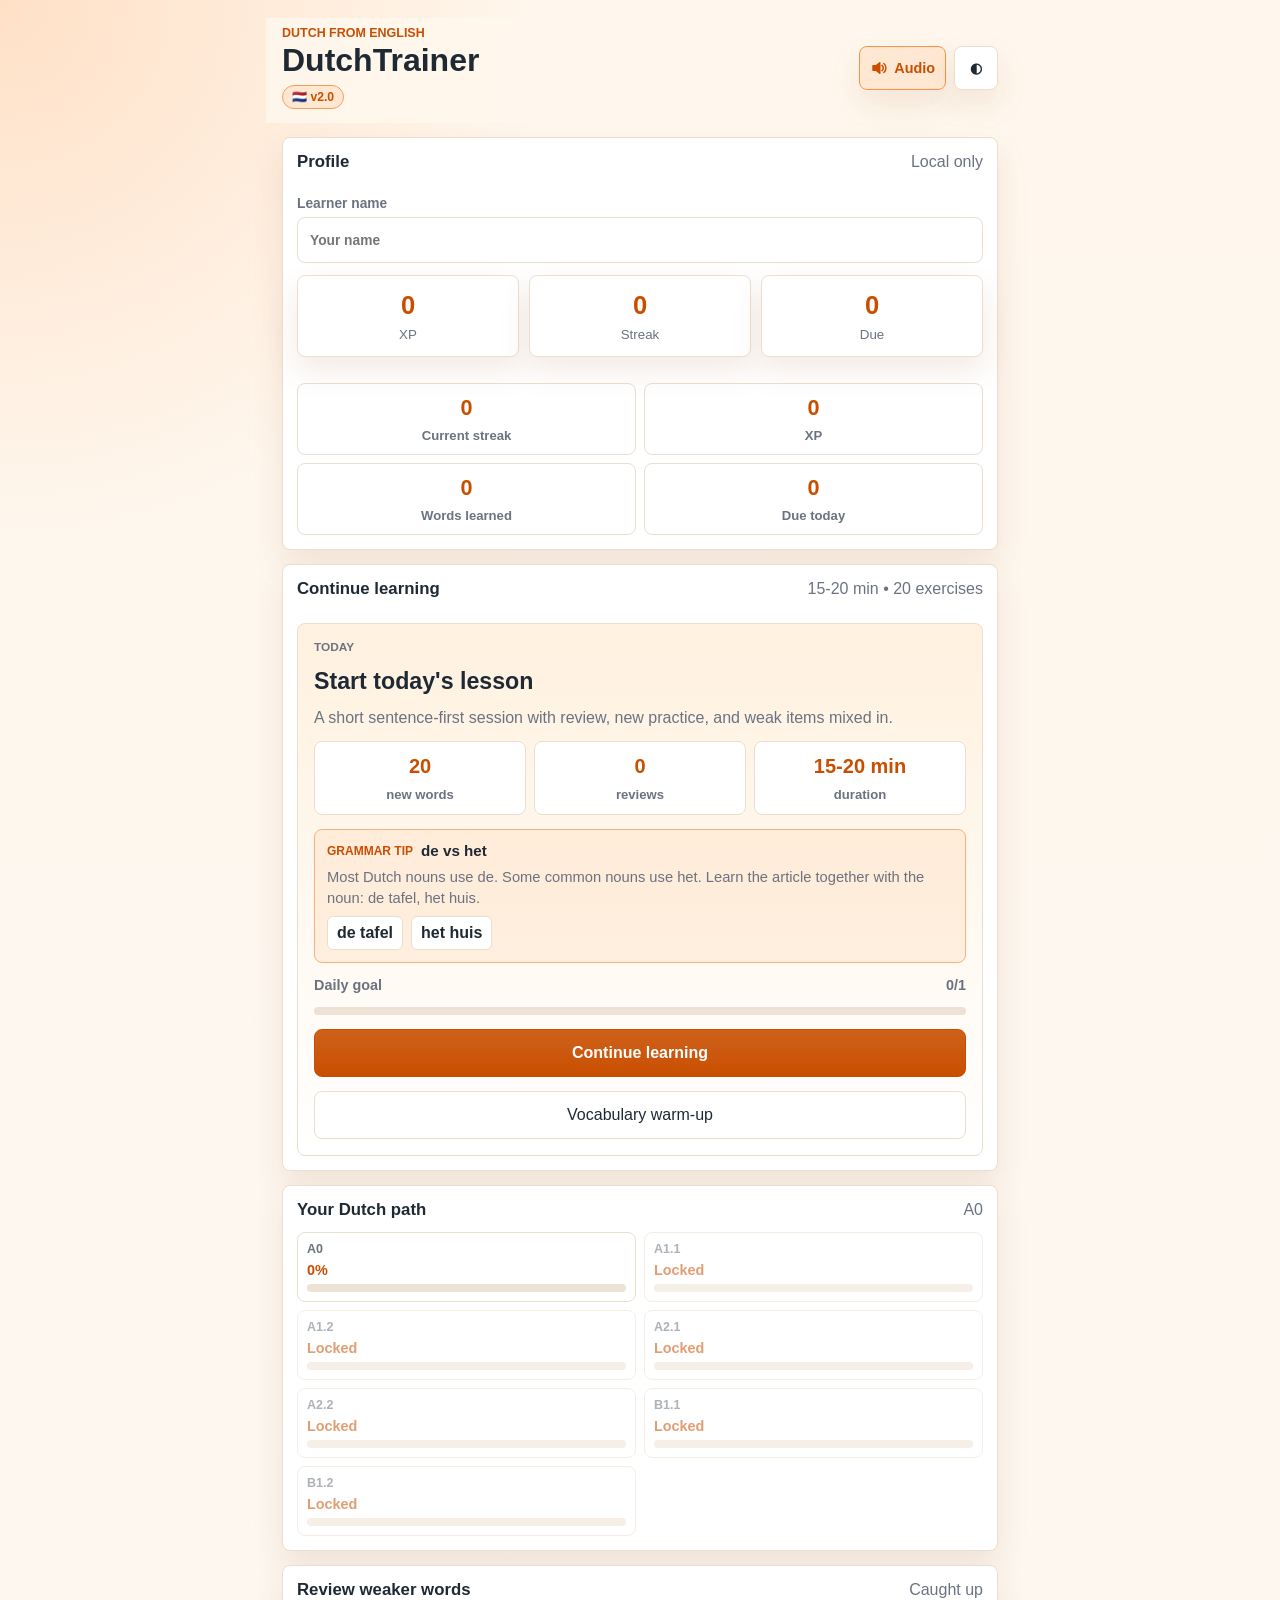
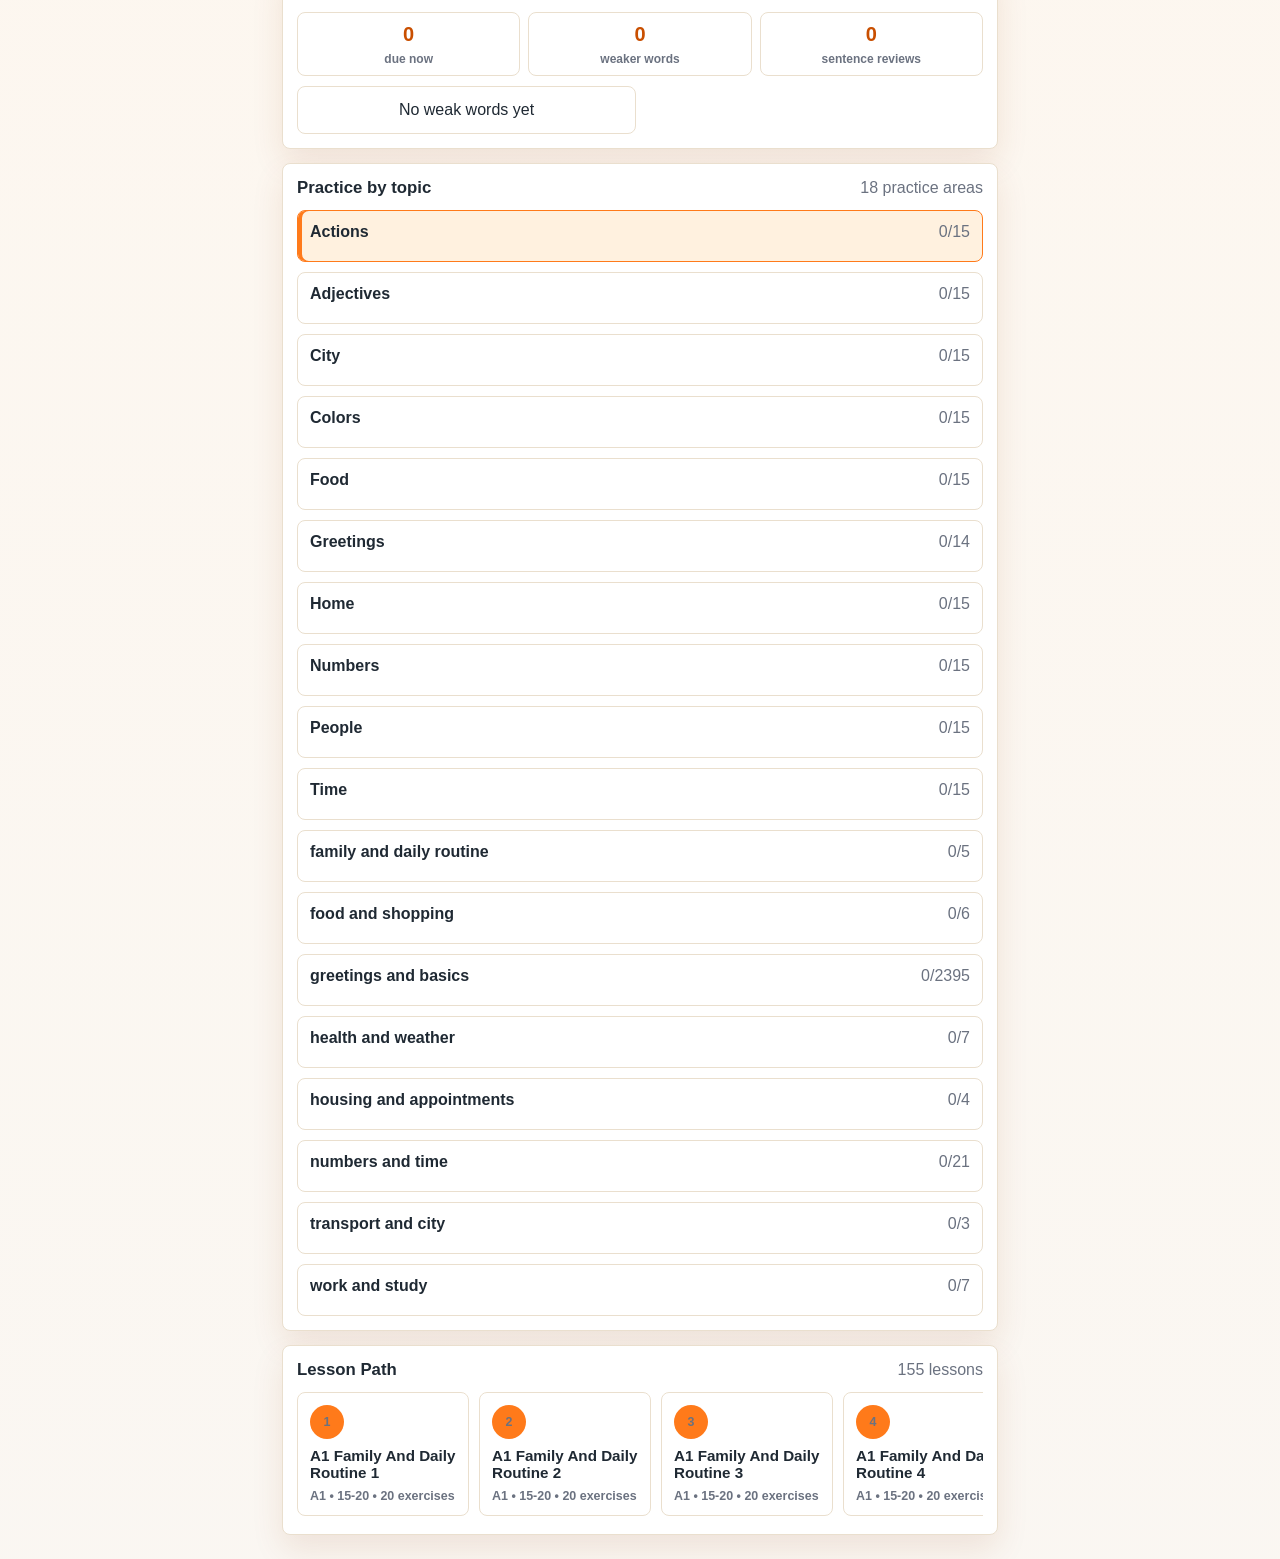
<file: index.html>
<!doctype html>
<html lang="en">
  <head>
    <meta charset="utf-8">
    <meta name="viewport" content="width=device-width, initial-scale=1, viewport-fit=cover">
    <meta name="theme-color" content="#ff7a1a">
    <meta name="apple-mobile-web-app-capable" content="yes">
    <meta name="apple-mobile-web-app-status-bar-style" content="black-translucent">
    <meta name="apple-mobile-web-app-title" content="DutchTrainer">
    <title>DutchTrainer</title>
    <link rel="manifest" href="manifest.webmanifest">
    <link rel="apple-touch-icon" href="icons/apple-touch-icon.png">
    <link rel="icon" href="icons/icon.svg" type="image/svg+xml">
    <link rel="stylesheet" href="styles.css">
  </head>
  <body>
    <div id="app" class="app-shell">
      <header class="topbar">
        <div>
          <p class="eyebrow">Dutch from English</p>
          <h1>DutchTrainer</h1>
          <p id="contentModeBadge" class="mode-badge">Live content</p>
        </div>
        <div class="header-actions">
          <button id="soundToggle" class="icon-button audio-toggle" type="button" aria-label="Turn audio off"></button>
          <button id="themeToggle" class="icon-button" type="button" aria-label="Toggle dark mode">◐</button>
        </div>
      </header>

      <main>
        <section class="panel profile-panel">
          <div class="section-title">
            <h2>Profile</h2>
            <span>Local only</span>
          </div>
          <label class="profile-name">
            <span>Learner name</span>
            <input id="learnerNameInput" autocomplete="name" placeholder="Your name">
          </label>
          <div class="stats-grid" aria-label="Learning stats">
            <article class="stat-card">
              <span id="xpValue">0</span>
              <small>XP</small>
            </article>
            <article class="stat-card">
              <span id="streakValue">0</span>
              <small>Streak</small>
            </article>
            <article class="stat-card">
              <span id="dueValue">0</span>
              <small>Due</small>
            </article>
          </div>
          <div class="profile-grid">
            <article>
              <strong id="profileStreak">0</strong>
              <span>Current streak</span>
            </article>
            <article>
              <strong id="profileXp">0</strong>
              <span>XP</span>
            </article>
            <article>
              <strong id="profileWords">0</strong>
              <span>Words learned</span>
            </article>
            <article>
              <strong id="profileDue">0</strong>
              <span>Due today</span>
            </article>
          </div>
        </section>

        <section class="panel practice-panel">
          <div class="section-title">
            <h2 id="practiceTitle">Practice</h2>
            <span id="practiceMeta">Choose a topic</span>
          </div>

          <div id="exerciseArea" class="exercise-area"></div>
        </section>

        <section class="panel cefr-panel">
          <div class="section-title">
            <h2>Your Dutch path</h2>
            <span id="cefrCurrent">A0</span>
          </div>
          <div id="cefrProgress" class="cefr-progress"></div>
        </section>

        <section class="panel review-panel">
          <div class="section-title">
            <h2>Review weaker words</h2>
            <span id="reviewSummaryMeta">Ready</span>
          </div>
          <div id="reviewSummary" class="review-summary"></div>
        </section>

        <section class="panel vocab-panel" hidden>
          <div class="section-title">
            <h2>Vocabulary</h2>
            <span id="vocabCount">Words</span>
          </div>
          <div id="vocabPractice" class="vocab-practice"></div>
        </section>

        <section class="panel">
          <div class="section-title">
            <h2>Practice by topic</h2>
            <span id="topicCount">Loading</span>
          </div>
          <div id="topicList" class="topic-list"></div>
        </section>

        <section class="panel path-panel">
          <div class="section-title">
            <h2>Lesson Path</h2>
            <span id="pathCount">Preview path</span>
          </div>
          <div id="lessonPath" class="lesson-path"></div>
        </section>
      </main>
    </div>

    <script src="app.js?v=25" type="module"></script>
  </body>
</html>
</file>
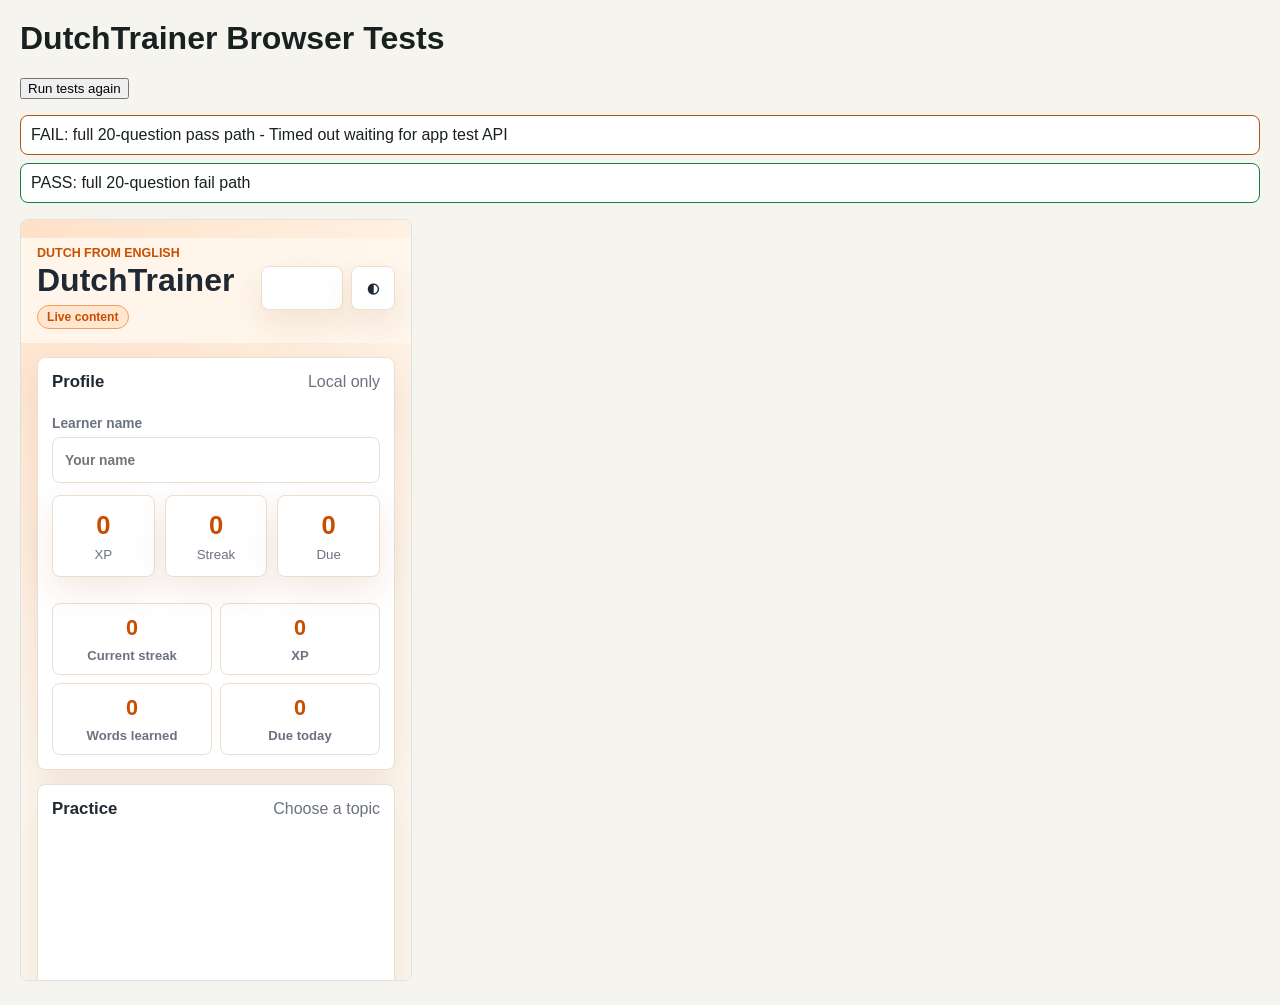
<file: tests/browser-tests.html>
<!doctype html>
<html lang="en">
  <head>
    <meta charset="utf-8">
    <meta name="viewport" content="width=device-width, initial-scale=1">
    <title>DutchTrainer Browser Tests</title>
    <style>
      body {
        margin: 0;
        padding: 20px;
        font-family: -apple-system, BlinkMacSystemFont, "Segoe UI", sans-serif;
        background: #f6f4ef;
        color: #18211f;
      }

      h1 {
        margin-top: 0;
      }

      #results {
        display: grid;
        gap: 8px;
        margin: 16px 0;
      }

      .result {
        border: 1px solid #dbe2df;
        border-radius: 8px;
        background: #fff;
        padding: 10px;
      }

      .pass {
        border-color: #15803d;
      }

      .fail {
        border-color: #b45309;
      }

      iframe {
        width: 390px;
        max-width: 100%;
        height: 760px;
        border: 1px solid #dbe2df;
        border-radius: 8px;
        background: #fff;
      }
    </style>
  </head>
  <body>
    <h1>DutchTrainer Browser Tests</h1>
    <button id="runAgain" type="button">Run tests again</button>
    <div id="results"></div>
    <iframe id="appFrame" title="DutchTrainer test app"></iframe>
    <script src="browser-tests.js"></script>
  </body>
</html>
</file>
<file: styles.css>
:root {
  color-scheme: light;
  --bg: #fff7ed;
  --surface: #ffffff;
  --surface-2: #fff1df;
  --surface-3: #eef6ff;
  --text: #1f2933;
  --muted: #6b7280;
  --line: #eadfce;
  --primary: #ff7a1a;
  --primary-strong: #c94f00;
  --accent: #1d4ed8;
  --flag-red: #ae1c28;
  --flag-blue: #21468b;
  --good: #128a42;
  --good-bg: #e8f8ee;
  --bad: #dc2626;
  --bad-bg: #fee2e2;
  --disabled: #9ca3af;
  --warn: #b45309;
  --shadow: 0 14px 32px rgba(146, 64, 14, 0.11);
}

[data-theme="dark"] {
  color-scheme: dark;
  --bg: #111827;
  --surface: #1f2937;
  --surface-2: #2a2118;
  --surface-3: #17223a;
  --text: #f3f4f6;
  --muted: #b6c2bd;
  --line: #34423f;
  --primary: #fb923c;
  --primary-strong: #fb923c;
  --accent: #93c5fd;
  --flag-red: #f87171;
  --flag-blue: #93c5fd;
  --good: #86efac;
  --good-bg: #143523;
  --bad: #fca5a5;
  --bad-bg: #3a1717;
  --disabled: #6b7280;
  --warn: #fcd34d;
  --shadow: 0 12px 28px rgba(0, 0, 0, 0.25);
}

* {
  box-sizing: border-box;
}

body {
  margin: 0;
  min-height: 100vh;
  background:
    radial-gradient(circle at top left, color-mix(in srgb, var(--primary), transparent 82%), transparent 34rem),
    linear-gradient(180deg, var(--bg), color-mix(in srgb, var(--surface-3), var(--bg) 72%));
  color: var(--text);
  font-family: -apple-system, BlinkMacSystemFont, "Segoe UI", sans-serif;
}

button,
input {
  font: inherit;
}

button {
  -webkit-tap-highlight-color: transparent;
}

.app-shell {
  width: min(100%, 760px);
  min-height: 100vh;
  margin: 0 auto;
  padding: max(18px, env(safe-area-inset-top)) 16px max(24px, env(safe-area-inset-bottom));
}

.topbar {
  display: flex;
  align-items: center;
  justify-content: space-between;
  gap: 16px;
  position: sticky;
  top: 0;
  z-index: 5;
  margin: 0 -16px;
  padding: max(8px, env(safe-area-inset-top)) 16px 14px;
  background: color-mix(in srgb, var(--bg), transparent 9%);
  backdrop-filter: blur(16px);
}

.header-actions {
  display: flex;
  gap: 8px;
}

.eyebrow {
  margin: 0 0 2px;
  color: var(--primary-strong);
  font-size: 0.78rem;
  font-weight: 800;
  text-transform: uppercase;
}

.mode-badge {
  display: inline-flex;
  align-items: center;
  min-height: 24px;
  margin-top: 6px;
  border: 1px solid color-mix(in srgb, var(--primary), var(--line) 35%);
  border-radius: 999px;
  background: color-mix(in srgb, var(--primary), transparent 88%);
  color: var(--primary-strong);
  padding: 2px 9px;
  font-size: 0.76rem;
  font-weight: 850;
}

h1,
h2,
p {
  margin: 0;
}

h1 {
  font-size: 2rem;
  letter-spacing: 0;
}

h2 {
  font-size: 1.05rem;
}

.icon-button {
  min-width: 44px;
  height: 44px;
  border: 1px solid var(--line);
  border-radius: 8px;
  background: var(--surface);
  color: var(--text);
  padding: 0 10px;
  box-shadow: var(--shadow);
  font-size: 0.9rem;
  font-weight: 800;
  white-space: nowrap;
}

.audio-toggle {
  display: inline-flex;
  align-items: center;
  justify-content: center;
  gap: 6px;
  min-width: 82px;
  border-color: var(--line);
  color: var(--muted);
}

.audio-toggle.active {
  border-color: color-mix(in srgb, var(--primary), var(--line) 25%);
  background: color-mix(in srgb, var(--primary), transparent 88%);
  color: var(--primary-strong);
}

.audio-icon {
  width: 18px;
  height: 18px;
  fill: none;
  stroke: currentColor;
  stroke-width: 2;
  stroke-linecap: round;
  stroke-linejoin: round;
}

.audio-icon path:first-child {
  fill: currentColor;
  stroke: currentColor;
}

.hero-panel {
  display: grid;
  grid-template-columns: 58px 1fr;
  gap: 14px;
  align-items: center;
  margin-bottom: 14px;
  border: 1px solid var(--line);
  border-radius: 8px;
  background: linear-gradient(135deg, var(--surface), var(--surface-2));
  box-shadow: var(--shadow);
  padding: 14px;
}

.hero-panel h2 {
  margin-bottom: 4px;
  font-size: 1.35rem;
}

.flag-mark {
  overflow: hidden;
  display: grid;
  grid-template-rows: repeat(3, 1fr);
  width: 54px;
  height: 40px;
  border: 2px solid var(--surface);
  border-radius: 8px;
  box-shadow: 0 8px 18px rgba(31, 41, 51, 0.16);
}

.flag-mark span:nth-child(1) {
  background: var(--flag-red);
}

.flag-mark span:nth-child(2) {
  background: #ffffff;
}

.flag-mark span:nth-child(3) {
  background: var(--flag-blue);
}

.stats-grid {
  display: grid;
  grid-template-columns: repeat(3, 1fr);
  gap: 10px;
  margin-bottom: 14px;
}

.stat-card,
.panel {
  border: 1px solid var(--line);
  border-radius: 8px;
  background: var(--surface);
  box-shadow: var(--shadow);
}

.stat-card {
  display: grid;
  gap: 2px;
  min-height: 82px;
  place-items: center;
  padding: 12px 8px;
}

.stat-card span {
  color: var(--primary-strong);
  font-size: 1.6rem;
  font-weight: 850;
}

.stat-card small,
.section-title span,
.progress-label,
.feedback,
.hint {
  color: var(--muted);
}

.panel {
  margin-top: 14px;
  padding: 14px;
}

.panel,
.stat-card,
.topic-button,
.lesson-card,
.prompt-card {
  position: relative;
}

.section-title {
  display: flex;
  align-items: baseline;
  justify-content: space-between;
  gap: 12px;
  margin-bottom: 12px;
}

.topic-list {
  display: grid;
  gap: 10px;
}

.topic-button {
  width: 100%;
  border: 1px solid var(--line);
  border-radius: 8px;
  background: var(--surface);
  color: var(--text);
  padding: 12px;
  text-align: left;
}

.topic-button.active {
  border-color: var(--primary);
  background: var(--surface-2);
  box-shadow: inset 4px 0 0 var(--primary);
}

.topic-row {
  display: flex;
  justify-content: space-between;
  gap: 12px;
  margin-bottom: 8px;
}

.topic-name {
  font-weight: 750;
}

.progress-track {
  overflow: hidden;
  height: 8px;
  border-radius: 99px;
  background: color-mix(in srgb, var(--line), transparent 15%);
}

.progress-fill {
  height: 100%;
  width: 0%;
  border-radius: inherit;
  background: linear-gradient(90deg, var(--primary), var(--flag-red), var(--accent));
}

.exercise-area {
  min-height: 280px;
  display: grid;
  align-content: start;
  padding-top: 12px;
}

.lesson-card {
  display: grid;
  gap: 14px;
  border: 1px solid var(--line);
  border-radius: 8px;
  background: linear-gradient(180deg, var(--surface-2), var(--surface));
  padding: 16px;
}

.lesson-card h3 {
  margin: 0;
  font-size: 1.45rem;
}

.path-panel,
.vocab-panel {
  overflow: hidden;
}

.lesson-path {
  display: flex;
  gap: 10px;
  overflow-x: auto;
  padding-bottom: 4px;
  scroll-snap-type: x proximity;
}

.path-node {
  flex: 0 0 172px;
  display: grid;
  gap: 8px;
  min-height: 112px;
  border: 1px solid var(--line);
  border-radius: 8px;
  background: var(--surface);
  padding: 12px;
  scroll-snap-align: start;
}

.path-node strong {
  font-size: 0.95rem;
}

.path-node span {
  color: var(--muted);
  font-size: 0.78rem;
  font-weight: 750;
}

.path-dot {
  width: 34px;
  height: 34px;
  border-radius: 999px;
  display: grid;
  place-items: center;
  background: var(--primary);
  color: #ffffff;
  font-weight: 900;
}

.vocab-practice {
  display: grid;
  gap: 12px;
}

[hidden] {
  display: none !important;
}

.cefr-progress {
  display: grid;
  grid-template-columns: repeat(2, minmax(0, 1fr));
  gap: 8px;
}

.cefr-step {
  display: grid;
  gap: 6px;
  border: 1px solid var(--line);
  border-radius: 8px;
  background: var(--surface);
  padding: 9px;
}

.cefr-step span {
  color: var(--muted);
  font-size: 0.78rem;
  font-weight: 850;
}

.cefr-step strong {
  color: var(--primary-strong);
  font-size: 0.9rem;
}

.cefr-step.done strong {
  color: var(--good);
}

.cefr-step.locked {
  opacity: 0.55;
}

.review-summary {
  display: grid;
  gap: 10px;
}

.review-compact-grid {
  display: grid;
  grid-template-columns: repeat(3, 1fr);
  gap: 8px;
}

.review-compact-grid article {
  display: grid;
  gap: 3px;
  min-height: 64px;
  place-items: center;
  border: 1px solid var(--line);
  border-radius: 8px;
  background: var(--surface);
  padding: 8px 6px;
  text-align: center;
}

.review-compact-grid strong {
  color: var(--primary-strong);
  font-size: 1.25rem;
  font-weight: 900;
}

.review-compact-grid span {
  color: var(--muted);
  font-size: 0.75rem;
  font-weight: 800;
}

.review-actions {
  display: grid;
  grid-template-columns: 1fr 1fr;
  gap: 8px;
}

.vocab-actions {
  display: grid;
  grid-template-columns: 1fr 1fr;
  gap: 10px;
}

.vocab-actions button {
  width: 100%;
}

.word-strip {
  display: flex;
  gap: 8px;
  overflow-x: auto;
  padding-bottom: 2px;
}

.word-chip {
  flex: 0 0 auto;
  border: 1px solid var(--line);
  border-radius: 999px;
  background: var(--surface-2);
  color: var(--text);
  padding: 8px 11px;
  font-weight: 800;
}

.speak-chip {
  min-height: 40px;
}

.lesson-facts {
  display: grid;
  gap: 8px;
}

.lesson-facts span {
  display: block;
  border: 1px solid var(--line);
  border-radius: 8px;
  background: var(--surface);
  padding: 10px;
  color: var(--muted);
  font-weight: 750;
}

.today-rings,
.summary-grid {
  display: grid;
  gap: 8px;
}

.today-rings {
  grid-template-columns: repeat(3, 1fr);
}

.summary-grid {
  grid-template-columns: repeat(2, 1fr);
}

.today-rings div,
.summary-grid span {
  display: grid;
  gap: 4px;
  min-height: 74px;
  place-items: center;
  border: 1px solid var(--line);
  border-radius: 8px;
  background: var(--surface);
  padding: 10px 6px;
  text-align: center;
}

.today-rings strong,
.summary-grid strong {
  color: var(--primary-strong);
  font-size: 1.25rem;
  font-weight: 900;
}

.today-rings span,
.summary-grid span {
  color: var(--muted);
  font-size: 0.82rem;
  font-weight: 750;
}

.daily-goal {
  display: grid;
  gap: 6px;
}

.profile-panel {
  display: grid;
  gap: 12px;
}

.profile-name {
  display: grid;
  gap: 6px;
  color: var(--muted);
  font-size: 0.86rem;
  font-weight: 800;
}

.profile-name input {
  width: 100%;
  min-height: 46px;
  border: 1px solid var(--line);
  border-radius: 8px;
  background: var(--surface);
  color: var(--text);
  padding: 10px 12px;
}

.profile-grid {
  display: grid;
  grid-template-columns: repeat(2, 1fr);
  gap: 8px;
}

.profile-grid article {
  display: grid;
  gap: 4px;
  min-height: 72px;
  place-items: center;
  border: 1px solid var(--line);
  border-radius: 8px;
  background: var(--surface);
  padding: 10px 6px;
  text-align: center;
}

.profile-grid strong {
  color: var(--primary-strong);
  font-size: 1.35rem;
  font-weight: 900;
}

.profile-grid span {
  color: var(--muted);
  font-size: 0.82rem;
  font-weight: 750;
}

.lesson-progress {
  display: flex;
  justify-content: space-between;
  gap: 12px;
  margin-bottom: 8px;
  color: var(--muted);
  font-size: 0.9rem;
  font-weight: 800;
}

.prompt-card {
  display: grid;
  justify-items: center;
  gap: 8px;
  width: 100%;
  margin: 12px auto 0;
  padding: 18px 14px;
  border: 1px solid var(--line);
  border-radius: 8px;
  background: var(--surface-2);
  color: var(--text);
  text-align: center;
}

.prompt-card.speakable {
  cursor: pointer;
}

.prompt-card.speakable:active {
  border-color: var(--primary);
}

.pronounce-hint {
  color: var(--muted);
  font-size: 0.72rem;
  font-weight: 750;
}

.prompt-label {
  color: var(--muted);
  font-size: 0.74rem;
  font-weight: 750;
  text-transform: uppercase;
}

.prompt-text {
  font-size: clamp(1.8rem, 9vw, 3rem);
  font-weight: 850;
  line-height: 1.05;
  max-width: 100%;
  text-align: center;
  overflow-wrap: anywhere;
}

.choice-grid,
.match-grid {
  display: grid;
  gap: 10px;
  margin-top: 14px;
}

.choice-button,
.primary-button,
.secondary-button,
.match-button {
  min-height: 48px;
  border: 1px solid var(--line);
  border-radius: 8px;
  padding: 11px 14px;
  color: var(--text);
}

.choice-button,
.match-button {
  background: var(--surface);
}

.choice-button:active,
.match-button.selected {
  border-color: var(--primary);
  background: var(--surface-2);
}

.match-button.done {
  border-color: var(--good);
  color: var(--good);
}

.choice-button:disabled,
.match-button:disabled,
.primary-button:disabled {
  opacity: 0.72;
  border-color: var(--disabled);
  background: color-mix(in srgb, var(--disabled), transparent 86%);
  color: var(--muted);
}

.primary-button {
  width: 100%;
  border-color: var(--primary-strong);
  background: linear-gradient(180deg, color-mix(in srgb, var(--primary-strong), #ffffff 10%), var(--primary-strong));
  color: #ffffff;
  font-weight: 800;
}

.primary-button:active,
.secondary-button:active,
.choice-button:active {
  transform: translateY(1px);
}

[data-theme="dark"] .primary-button {
  color: #062522;
}

.secondary-button {
  width: 100%;
  background: var(--surface);
}

.answer-input {
  width: 100%;
  min-height: 50px;
  margin-top: 14px;
  border: 1px solid var(--line);
  border-radius: 8px;
  background: var(--surface);
  color: var(--text);
  padding: 12px;
}

.feedback {
  min-height: 34px;
  margin-top: 12px;
  font-weight: 750;
  text-align: center;
}

.feedback.correct {
  color: var(--good);
  border-color: var(--good);
  background: var(--good-bg);
}

.feedback.wrong {
  color: var(--bad);
  border-color: var(--bad);
  background: var(--bad-bg);
}

.feedback.correct,
.feedback.wrong {
  display: grid;
  gap: 3px;
  border: 1px solid currentColor;
  border-radius: 8px;
  padding: 10px;
  font-weight: 850;
}

.feedback span {
  font-size: 0.78rem;
  text-transform: uppercase;
}

.feedback strong {
  color: var(--text);
  font-size: 1rem;
}

.result-card {
  text-align: center;
}

.result-card.passed {
  border-color: color-mix(in srgb, var(--good), var(--line) 35%);
}

.result-card.failed {
  border-color: color-mix(in srgb, var(--bad), var(--line) 35%);
}

.score-number {
  color: var(--primary-strong);
  font-size: 3rem;
  font-weight: 900;
  line-height: 1;
}

.review-list {
  display: grid;
  gap: 8px;
  text-align: left;
}

.review-list h4 {
  margin: 0;
}

.review-list p {
  display: flex;
  justify-content: space-between;
  gap: 12px;
  border: 1px solid var(--line);
  border-radius: 8px;
  background: var(--surface);
  padding: 10px;
}

.review-list span {
  color: var(--muted);
  text-align: right;
}

.text-speak-button {
  border: 0;
  border-radius: 6px;
  background: transparent;
  color: var(--text);
  padding: 0;
  text-align: left;
  font-weight: 850;
}

.grammar-tip {
  display: grid;
  gap: 8px;
  border: 1px solid color-mix(in srgb, var(--primary), var(--line) 55%);
  border-radius: 8px;
  background: color-mix(in srgb, var(--primary), transparent 91%);
  padding: 12px;
}

.grammar-tip-heading {
  display: grid;
  grid-template-columns: auto 1fr;
  gap: 8px;
  align-items: center;
}

.grammar-tip-heading span {
  color: var(--primary-strong);
  font-size: 0.75rem;
  font-weight: 900;
  text-transform: uppercase;
}

.grammar-tip-heading strong {
  font-size: 0.95rem;
}

.grammar-tip p:not(.prompt-label) {
  color: var(--muted);
  font-size: 0.92rem;
  line-height: 1.4;
}

.grammar-examples {
  display: flex;
  flex-wrap: wrap;
  gap: 8px;
}

.grammar-examples .text-speak-button {
  border: 1px solid var(--line);
  background: var(--surface);
  padding: 7px 9px;
}

.match-columns {
  display: grid;
  grid-template-columns: 1fr 1fr;
  gap: 10px;
  margin-top: 14px;
}

.match-grid {
  margin-top: 0;
}

.empty-state {
  padding: 24px 8px;
  color: var(--muted);
  text-align: center;
}

.dev-panel {
  border-style: dashed;
}

.dev-actions {
  display: grid;
  grid-template-columns: 1fr;
  gap: 8px;
  margin-bottom: 12px;
}

.audio-diagnostics {
  display: grid;
  gap: 8px;
  margin-bottom: 12px;
  border: 1px solid var(--line);
  border-radius: 8px;
  background: var(--surface-2);
  padding: 12px;
}

.audio-diagnostics h3 {
  margin: 0;
}

.audio-diagnostics dl {
  display: grid;
  gap: 7px;
  margin: 0;
}

.audio-diagnostics div {
  display: grid;
  grid-template-columns: minmax(0, 1fr) minmax(0, 1.3fr);
  gap: 10px;
}

.audio-diagnostics dt {
  color: var(--muted);
  font-weight: 800;
}

.audio-diagnostics dd {
  margin: 0;
  overflow-wrap: anywhere;
}

.dev-actions button {
  min-height: 44px;
  border: 1px solid var(--line);
  border-radius: 8px;
  background: var(--surface);
  color: var(--text);
  padding: 10px;
  text-align: left;
}

.srs-debug {
  overflow: auto;
  border: 1px solid var(--line);
  border-radius: 8px;
  background: var(--surface);
}

.srs-debug table {
  width: 100%;
  min-width: 860px;
  border-collapse: collapse;
  font-size: 0.78rem;
}

.srs-debug th,
.srs-debug td {
  border-bottom: 1px solid var(--line);
  padding: 8px;
  text-align: left;
  white-space: nowrap;
}

.srs-debug th {
  color: var(--muted);
  font-weight: 850;
}

@media (min-width: 700px) {
  .app-shell {
    padding-inline: 22px;
  }

  .choice-grid {
    grid-template-columns: 1fr 1fr;
  }
}
</file>
